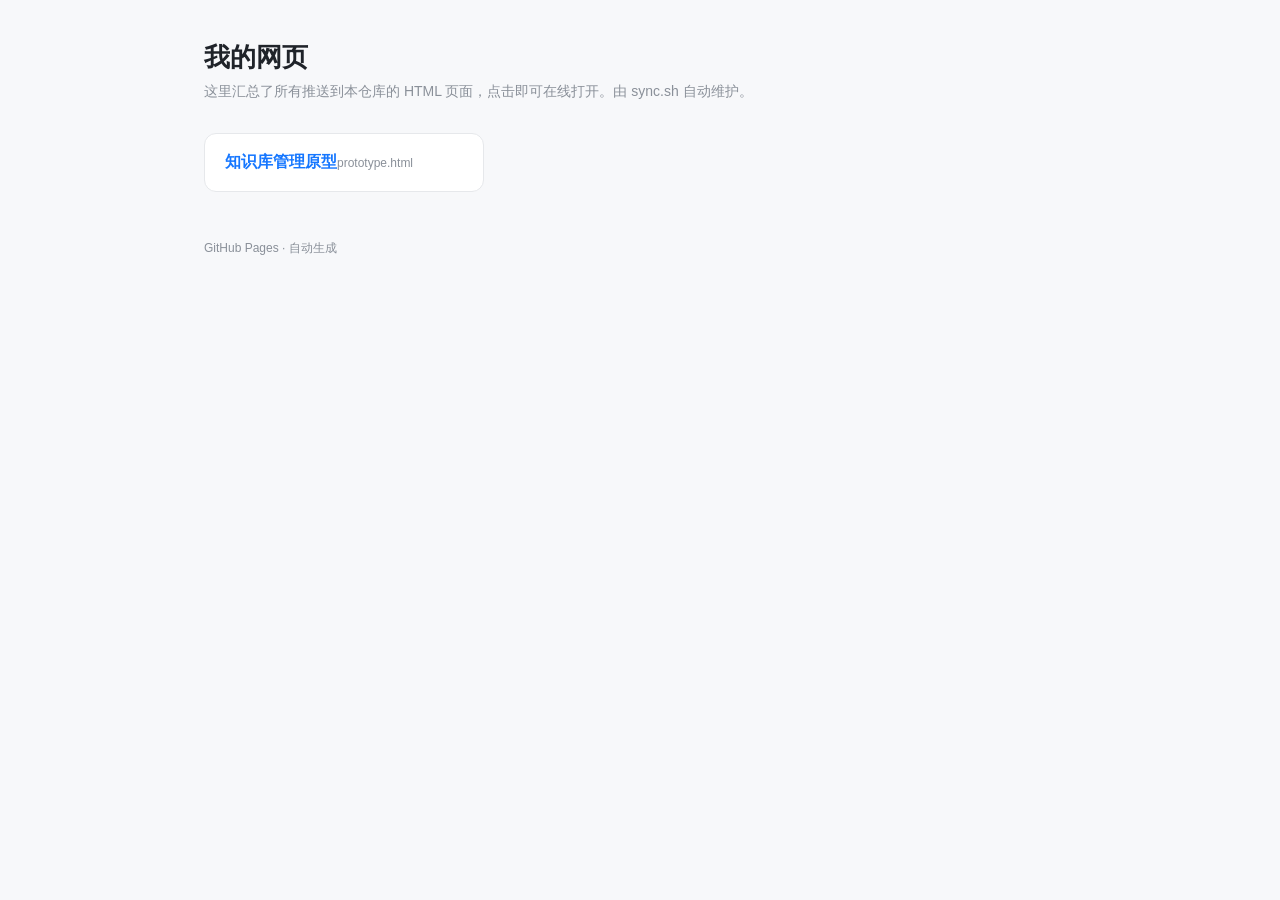
<file: index.html>
<!DOCTYPE html>
<html lang="zh-CN">
<head>
  <meta charset="UTF-8">
  <meta name="viewport" content="width=device-width, initial-scale=1.0">
  <title>我的网页 · 作品集</title>
  <style>
    :root { --blue:#1677ff; --bg:#f7f8fa; --card:#fff; --border:#e6e8eb; --muted:#8a9099; }
    * { box-sizing: border-box; }
    body { margin:0; font-family:-apple-system,"PingFang SC","Microsoft YaHei",sans-serif;
           background:var(--bg); color:#1f2329; }
    header { padding:40px 24px 16px; max-width:920px; margin:0 auto; }
    header h1 { margin:0 0 8px; font-size:26px; }
    header p { margin:0; color:var(--muted); font-size:14px; }
    main { max-width:920px; margin:0 auto; padding:16px 24px 48px; }
    ul#pages { list-style:none; padding:0; margin:0; display:grid;
               grid-template-columns:repeat(auto-fill,minmax(260px,1fr)); gap:16px; }
    ul#pages li { background:var(--card); border:1px solid var(--border); border-radius:12px;
                  padding:18px 20px; transition:.15s; }
    ul#pages li:hover { border-color:var(--blue); box-shadow:0 4px 16px rgba(22,119,255,.12); }
    ul#pages a { display:block; color:inherit; text-decoration:none; }
    ul#pages .name { font-size:16px; font-weight:600; color:var(--blue); word-break:break-all; }
    ul#pages .path { margin-top:6px; font-size:12px; color:var(--muted); word-break:break-all; }
    .empty { color:var(--muted); font-size:14px; padding:24px 0; }
    footer { max-width:920px; margin:0 auto; padding:0 24px 40px; color:var(--muted); font-size:12px; }
  </style>
</head>
<body>
  <header>
    <h1>我的网页</h1>
    <p>这里汇总了所有推送到本仓库的 HTML 页面，点击即可在线打开。由 sync.sh 自动维护。</p>
  </header>
  <main>
    <ul id="pages">
      <!--__PAGES__-->
      <li><a href="prototype.html"><span class="name">知识库管理原型</span><span class="path">prototype.html</span></a></li>
    </ul>
  </main>
  <footer>GitHub Pages · 自动生成</footer>
</body>
</html>
</file>
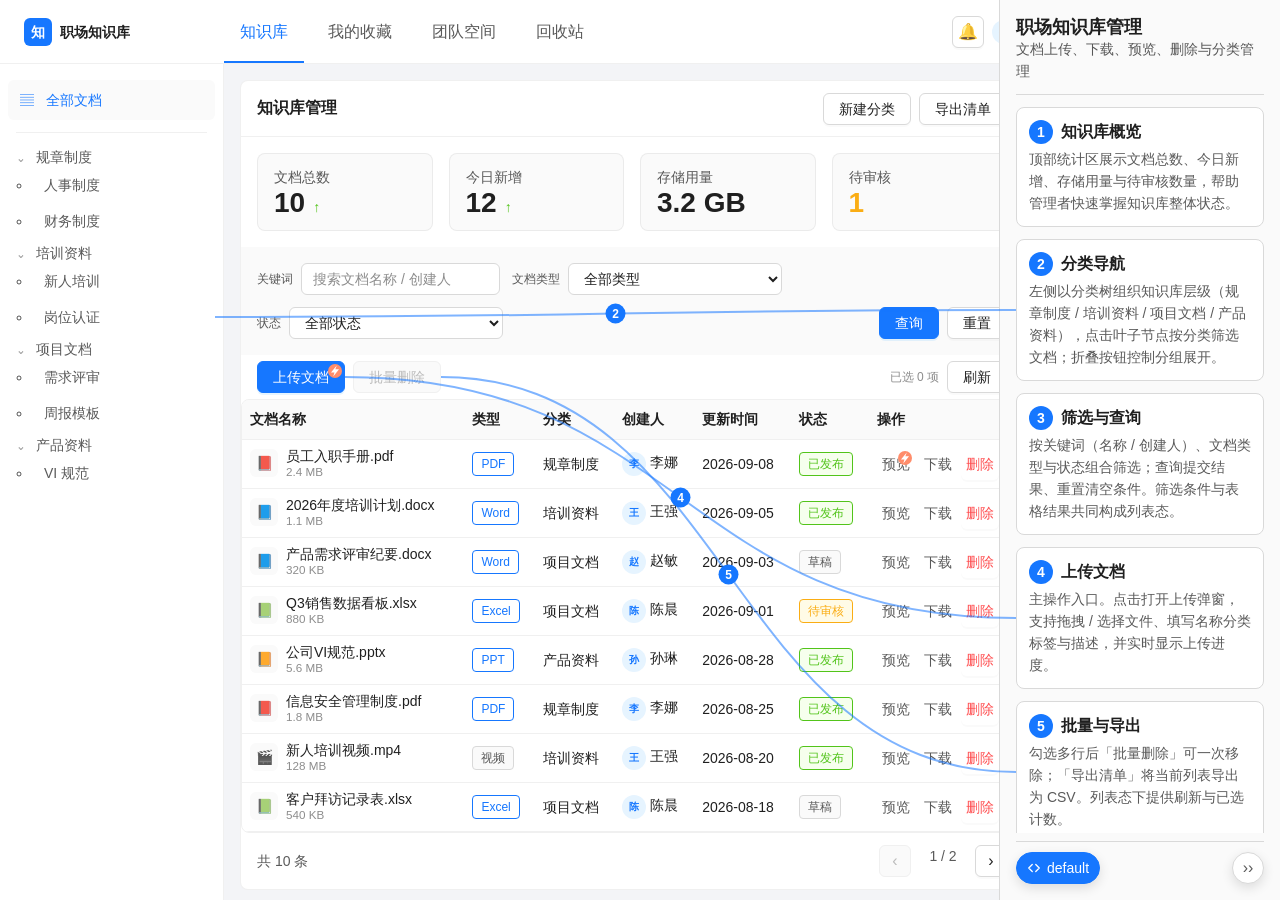
<file: prototype.html>
<!DOCTYPE html>
<html lang="zh-CN">
<head>
  <meta charset="UTF-8">
  <meta name="viewport" content="width=device-width, initial-scale=1.0">
  <title>职场知识库管理</title>
  <link rel="stylesheet" href="./prototype/prototype.css">
</head>
<body>
  <!-- 应用壳层：顶部导航 + 侧栏 + 业务内容 -->
  <div class="ui-shell ui-overlay-host" id="uiShell">

    <!-- slot: navigation.app-header -->
    <header class="ui-header" id="uiHeader">
      <div class="ui-brand" id="uiBrand">
        <span class="ui-brand-mark" aria-hidden="true">知</span>
        <span>职场知识库</span>
      </div>
      <nav class="ui-topnav" id="uiTopnav" aria-label="一级导航">
        <a href="#" aria-current="page">知识库</a>
        <a href="#">我的收藏</a>
        <a href="#">团队空间</a>
        <a href="#">回收站</a>
      </nav>
      <div class="ui-header-actions" id="uiHeaderActions">
        <button class="ui-button ui-button--icon" type="button" aria-label="消息通知">🔔</button>
        <span class="ui-avatar ui-avatar--sm" aria-label="当前用户"><span class="ui-avatar-text">我</span></span>
      </div>
    </header>

    <div class="ui-shell-body" id="uiShellBody">
      <!-- slot: navigation.sider-menu（以分类树承载知识库分类导航） -->
      <aside class="ui-sider" id="uiSider">
        <nav class="ui-menu" id="uiSiderMenu" aria-label="侧栏菜单">
          <button class="ui-menu-item is-active" type="button" aria-current="page" data-cat="all">
            <span aria-hidden="true">▤</span><span>全部文档</span>
          </button>
        </nav>
        <div class="ui-sider-divider" aria-hidden="true"></div>
        <!-- slot: navigation.tree -->
        <ul class="ui-tree" id="uiKbTree" aria-label="知识库分类">
          <li class="ui-tree-node">
            <div class="ui-tree-row">
              <button class="ui-tree-toggle" type="button" aria-label="折叠分组" aria-expanded="true" aria-controls="uiTreeGroupRule">⌄</button>
              <span>规章制度</span>
            </div>
            <ul class="ui-tree-children" id="uiTreeGroupRule">
              <li><button class="ui-tree-leaf" type="button" data-cat="规章制度">人事制度</button></li>
              <li><button class="ui-tree-leaf" type="button" data-cat="规章制度">财务制度</button></li>
            </ul>
          </li>
          <li class="ui-tree-node">
            <div class="ui-tree-row">
              <button class="ui-tree-toggle" type="button" aria-label="折叠分组" aria-expanded="true" aria-controls="uiTreeGroupTrain">⌄</button>
              <span>培训资料</span>
            </div>
            <ul class="ui-tree-children" id="uiTreeGroupTrain">
              <li><button class="ui-tree-leaf" type="button" data-cat="培训资料">新人培训</button></li>
              <li><button class="ui-tree-leaf" type="button" data-cat="培训资料">岗位认证</button></li>
            </ul>
          </li>
          <li class="ui-tree-node">
            <div class="ui-tree-row">
              <button class="ui-tree-toggle" type="button" aria-label="折叠分组" aria-expanded="true" aria-controls="uiTreeGroupProj">⌄</button>
              <span>项目文档</span>
            </div>
            <ul class="ui-tree-children" id="uiTreeGroupProj">
              <li><button class="ui-tree-leaf" type="button" data-cat="项目文档">需求评审</button></li>
              <li><button class="ui-tree-leaf" type="button" data-cat="项目文档">周报模板</button></li>
            </ul>
          </li>
          <li class="ui-tree-node">
            <div class="ui-tree-row">
              <button class="ui-tree-toggle" type="button" aria-label="折叠分组" aria-expanded="false" aria-controls="uiTreeGroupProd">⌄</button>
              <span>产品资料</span>
            </div>
            <ul class="ui-tree-children" id="uiTreeGroupProd" hidden>
              <li><button class="ui-tree-leaf" type="button" data-cat="产品资料">VI 规范</button></li>
            </ul>
          </li>
        </ul>
      </aside>

      <!-- 业务内容 -->
      <main class="ui-content" id="uiContent">
        <article class="ui-content-card" id="uiContentCard">

          <!-- slot: pattern.page-header -->
          <div class="ui-page-title" id="uiPageTitle">
            <h1>知识库管理</h1>
            <div class="ui-button-row">
              <button class="ui-button" type="button" id="uiToolbarNewCat">新建分类</button>
              <button class="ui-button" type="button" id="uiToolbarExport">导出清单</button>
            </div>
          </div>

          <!-- 知识库概览统计 -->
          <section class="ui-stats" id="uiStats" aria-label="知识库概览">
            <section class="ui-statistic"><div class="ui-statistic-title">文档总数</div><div class="ui-statistic-value-row"><output class="ui-statistic-value" id="uiStatTotal">0</output><span class="ui-statistic-trend" data-trend="up">↑</span></div></section>
            <section class="ui-statistic"><div class="ui-statistic-title">今日新增</div><div class="ui-statistic-value-row"><output class="ui-statistic-value">12</output><span class="ui-statistic-trend" data-trend="up">↑</span></div></section>
            <section class="ui-statistic"><div class="ui-statistic-title">存储用量</div><div class="ui-statistic-value-row"><output class="ui-statistic-value">3.2 GB</output></div></section>
            <section class="ui-statistic" data-status="warning"><div class="ui-statistic-title">待审核</div><div class="ui-statistic-value-row"><output class="ui-statistic-value" id="uiStatPending">0</output></div></section>
          </section>

          <!-- slot: pattern.filter-table -->
          <section id="uiListWorkspace">
            <!-- slot: data.filter-bar -->
            <section class="ui-filter" id="uiFilter" aria-label="筛选条件">
              <label class="ui-field ui-field--inline">
                <span class="ui-field-label">关键词</span>
                <input class="ui-input" id="uiFilterKeyword" type="search" placeholder="搜索文档名称 / 创建人" aria-label="关键词">
              </label>
              <label class="ui-field ui-field--inline">
                <span class="ui-field-label">文档类型</span>
                <div class="ui-select" id="uiFilterType" data-native="1">
                  <select class="ui-select-native" aria-label="文档类型">
                    <option value="all">全部类型</option>
                    <option value="PDF">PDF</option>
                    <option value="Word">Word</option>
                    <option value="Excel">Excel</option>
                    <option value="PPT">PPT</option>
                    <option value="图片">图片</option>
                    <option value="视频">视频</option>
                  </select>
                </div>
              </label>
              <label class="ui-field ui-field--inline">
                <span class="ui-field-label">状态</span>
                <div class="ui-select" id="uiFilterStatus" data-native="1">
                  <select class="ui-select-native" aria-label="状态">
                    <option value="all">全部状态</option>
                    <option value="已发布">已发布</option>
                    <option value="草稿">草稿</option>
                    <option value="待审核">待审核</option>
                  </select>
                </div>
              </label>
              <div class="ui-button-row ui-filter-actions">
                <button class="ui-button ui-button--primary" type="button" id="uiFilterSearchBtn">查询</button>
                <button class="ui-button" type="button" id="uiFilterResetBtn">重置</button>
              </div>
            </section>

            <!-- slot: data.toolbar -->
            <div class="ui-toolbar" id="uiToolbar">
              <div class="ui-toolbar-group" id="uiToolbarLeft">
                <button class="ui-button ui-button--primary" type="button" id="uiToolbarUpload" data-ui-interactive>上传文档</button>
                <button class="ui-button" type="button" id="uiToolbarBatchDelete">批量删除</button>
              </div>
              <div class="ui-toolbar-group" id="uiToolbarRight">
                <span class="ui-toolbar-hint" id="uiSelectionHint">已选 0 项</span>
                <button class="ui-button" type="button" id="uiToolbarRefresh">刷新</button>
              </div>
            </div>

            <!-- slot: data.data-table -->
            <div class="ui-table-wrap" id="uiTableWrap">
              <table class="ui-table ui-table-data" id="uiDataTable">
                <thead>
                  <tr>
                    <th class="ui-table-selection"><input type="checkbox" data-selection-all aria-label="全选当前页"></th>
                    <th>文档名称</th>
                    <th>类型</th>
                    <th>分类</th>
                    <th>创建人</th>
                    <th>更新时间</th>
                    <th>状态</th>
                    <th>操作</th>
                  </tr>
                </thead>
                <tbody id="uiTableBody"><!-- 由 prototype.js 渲染 --></tbody>
              </table>
              <div class="ui-table-state" id="uiTableEmpty" hidden>
                <div><div class="ui-empty-icon" aria-hidden="true">□</div><div>没有符合条件的文档</div></div>
              </div>
            </div>

            <!-- optional: data.pagination -->
            <div class="ui-pagination" id="uiPagination" aria-label="分页">
              <span class="ui-pagination-info" id="uiPaginationInfo">共 0 条</span>
              <div class="ui-button-row">
                <button class="ui-button ui-button--icon" type="button" id="uiPagePrev" aria-label="上一页">‹</button>
                <span class="ui-pagination-page" id="uiPageCurrent">1 / 1</span>
                <button class="ui-button ui-button--icon" type="button" id="uiPageNext" aria-label="下一页">›</button>
              </div>
            </div>
          </section>

        </article>
      </main>
    </div>
  </div>

  <!-- 上传文档 Modal（标注连线绑定内层面板 id uiUploadModalPanel） -->
  <div class="ui-overlay ui-modal-overlay" id="uiUploadModal" role="dialog" aria-modal="true" aria-labelledby="uiUploadModalTitle" aria-hidden="true" hidden>
    <div class="ui-modal" id="uiUploadModalPanel">
      <div class="ui-layer-head">
        <strong id="uiUploadModalTitle">上传文档</strong>
        <button class="ui-button ui-button--icon" id="uiUploadModalClose" type="button" aria-label="关闭">×</button>
      </div>
      <div class="ui-layer-body">
        <div class="ui-upload ui-upload--dragger" id="uiUpload">
          <div class="ui-upload-dragger" id="uiUploadDrop">
            <div class="ui-upload-drop-icon" aria-hidden="true">⤓</div>
            <div>拖拽文件到此处，或 <button class="ui-link" type="button" id="uiUploadPick">点击选择</button></div>
            <input type="file" id="uiUploadInput" multiple hidden>
          </div>
          <ul class="ui-upload-list" id="uiUploadList" role="list"></ul>
        </div>
        <div class="ui-form-grid">
          <label class="ui-field"><span class="ui-field-label">文档名称</span><input class="ui-input" id="uiUploadName" placeholder="留空则使用文件名"></label>
          <label class="ui-field"><span class="ui-field-label">分类</span>
            <div class="ui-select" id="uiUploadCat" data-native="1">
              <select class="ui-select-native" aria-label="分类">
                <option value="规章制度">规章制度</option>
                <option value="培训资料">培训资料</option>
                <option value="项目文档">项目文档</option>
                <option value="产品资料">产品资料</option>
                <option value="团队空间">团队空间</option>
              </select>
            </div>
          </label>
          <label class="ui-field ui-field--full"><span class="ui-field-label">标签</span><input class="ui-input" id="uiUploadTags" placeholder="多个标签用逗号分隔"></label>
          <label class="ui-field ui-field--full"><span class="ui-field-label">描述</span><textarea class="ui-textarea" id="uiUploadDesc" rows="3" placeholder="补充文档说明（可选）"></textarea></label>
        </div>
      </div>
      <div class="ui-layer-foot">
        <button class="ui-button" id="uiUploadModalCancel" type="button">取消</button>
        <button class="ui-button ui-button--primary" id="uiUploadModalConfirm" type="button">确认上传</button>
      </div>
    </div>
  </div>

  <!-- 文档预览 Drawer（标注连线绑定内层面板 id uiPreviewDrawerPanel） -->
  <div class="ui-overlay ui-drawer-overlay" id="uiPreviewDrawer" role="dialog" aria-modal="true" aria-labelledby="uiPreviewTitle" aria-hidden="true" hidden>
    <aside class="ui-drawer" id="uiPreviewDrawerPanel">
      <div class="ui-layer-head">
        <strong id="uiPreviewTitle">文档预览</strong>
        <button class="ui-button ui-button--icon" id="uiPreviewClose" type="button" aria-label="关闭">×</button>
      </div>
      <div class="ui-layer-body" id="uiPreviewBody">
        <div class="ui-preview-thumb" id="uiPreviewThumb" aria-hidden="true">📄</div>
        <section class="ui-descriptions" id="uiPreviewDesc">
          <dl class="ui-descriptions-data">
            <div class="ui-descriptions-item"><dt>文档名称</dt><dd id="uiPreviewName">—</dd></div>
            <div class="ui-descriptions-item"><dt>类型</dt><dd id="uiPreviewType">—</dd></div>
            <div class="ui-descriptions-item"><dt>大小</dt><dd id="uiPreviewSize">—</dd></div>
            <div class="ui-descriptions-item"><dt>分类</dt><dd id="uiPreviewCat">—</dd></div>
            <div class="ui-descriptions-item"><dt>创建人</dt><dd id="uiPreviewOwner">—</dd></div>
            <div class="ui-descriptions-item"><dt>状态</dt><dd id="uiPreviewStatus">—</dd></div>
            <div class="ui-descriptions-item ui-descriptions-item--full"><dt>更新时间</dt><dd id="uiPreviewUpdated">—</dd></div>
            <div class="ui-descriptions-item ui-descriptions-item--full"><dt>描述</dt><dd id="uiPreviewNote">—</dd></div>
          </dl>
        </section>
        <div class="ui-preview-block" id="uiPreviewContent">文档内容在线预览区（演示占位）。</div>
        <div class="ui-button-row ui-preview-actions">
          <button class="ui-button ui-button--primary" type="button" id="uiPreviewDownload">下载文档</button>
        </div>
      </div>
    </aside>
  </div>

  <!-- 全局 Toast 区 -->
  <div class="ui-toast-region" id="uiToastRegion" aria-live="polite" aria-atomic="true"></div>

  <script src="./prototype/notes.snapshot.js"></script>
  <script src="./prototype/display-mode.js"></script>
  <script src="./prototype/state.js"></script>
  <script src="./prototype/model.js"></script>
  <script src="./prototype/viewer.js"></script>
  <script src="./prototype/prototype.js"></script>
</body>
</html>
</file>
<file: prototype/prototype.css>
/* ============================================================
   职场知识库管理原型样式
   结构：基础 Token → base → 各组件样式 → 页面布局样式
   组件样式取自 admin-desktop UI 包，颜色均使用命名 token。
   ============================================================ */

/* ---- 基础 Token（foundation/tokens.css 原样） ---- */
:root {
  --ui-primary: #1677ff;
  --ui-bg-page: #f3f4f7;
  --ui-bg: #ffffff;
  --ui-bg-soft: #fafafa;
  --ui-text: rgba(0, 0, 0, 0.88);
  --ui-text-secondary: rgba(0, 0, 0, 0.65);
  --ui-text-tertiary: rgba(0, 0, 0, 0.45);
  --ui-text-disabled: rgba(0, 0, 0, 0.25);
  --ui-border: #d9d9d9;
  --ui-border-soft: #f0f0f0;
  --ui-border-subtle: rgba(0, 0, 0, 0.06);
  --ui-text-on-primary: #ffffff;
  --ui-success: #52c41a;
  --ui-warning: #faad14;
  --ui-error: #ff4d4f;
  --ui-info: var(--ui-primary);
  --ui-success-bg: #f6ffed;
  --ui-warning-bg: #fffbe6;
  --ui-error-bg: #fff2f0;
  --ui-info-bg: #e6f4ff;

  --ui-font: -apple-system, BlinkMacSystemFont, "Segoe UI", Roboto,
    "Helvetica Neue", Arial, "Noto Sans", sans-serif, "Apple Color Emoji",
    "Segoe UI Emoji", "Segoe UI Symbol", "Noto Color Emoji";
  --ui-font-size-caption: 12px;
  --ui-font-size-body: 14px;
  --ui-line-height-caption: 12px;
  --ui-line-height-body: 22px;
  --ui-font-weight-regular: 400;
  --ui-font-weight-semibold: 600;

  --ui-space-1: 4px;
  --ui-space-2: 8px;
  --ui-space-3: 12px;
  --ui-space-4: 16px;
  --ui-space-6: 24px;

  --ui-control-height: 32px;
  --ui-control-padding-inline: 11px;
  --ui-radius-control: 6px;
  --ui-radius-container: 8px;

  /* 壳层与组件尺寸 token */
  --ui-header-height: 64px;
  --ui-sider-width: 224px;
  --ui-filter-min-height: 102px;
  --ui-toolbar-min-height: 44px;
  --ui-table-header-height: 39px;
  --ui-table-cell-padding: 8px;
  --ui-table-selection-width: 48px;
  --ui-button-padding-inline: 15px;
  --ui-button-icon-size: 32px;
  --ui-button-shadow: 0 2px 0 rgba(0, 0, 0, 0.02);
  --ui-button-primary-shadow: 0 2px 0 rgba(5, 145, 255, 0.1);
  --ui-select-width: 214px;
  --ui-descriptions-columns: 2;
}

/* ---- base（foundation/base.css 原样） ---- */
* { box-sizing: border-box; }
html, body { min-height: 100%; }
body {
  margin: 0;
  color: var(--ui-text);
  background: var(--ui-bg-page);
  font: var(--ui-font-size-body)/var(--ui-line-height-body) var(--ui-font);
}
button, input, select, textarea { font: inherit; }
button { cursor: pointer; }
button:disabled { cursor: not-allowed; }

/* ---- navigation.app-header ---- */
.ui-header {
  position: sticky; top: 0; z-index: 30;
  display: flex; align-items: center; height: var(--ui-header-height);
  border-bottom: 1px solid var(--ui-border-subtle); background: var(--ui-bg);
}
.ui-brand { display: flex; align-items: center; width: var(--ui-sider-width); height: 100%; padding: 0 var(--ui-space-6); gap: var(--ui-space-2); font-weight: var(--ui-font-weight-semibold); }
.ui-brand-mark { display: grid; place-items: center; width: 28px; height: 28px; color: var(--ui-text-on-primary); border-radius: var(--ui-radius-control); background: var(--ui-primary); }
.ui-topnav { display: flex; align-items: center; height: 100%; gap: var(--ui-space-2); }
.ui-topnav a { display: flex; align-items: center; height: 100%; padding: 0 var(--ui-space-4); color: var(--ui-text-secondary); text-decoration: none; font-size: 16px; }
.ui-topnav a[aria-current="page"] { color: var(--ui-primary); box-shadow: inset 0 -2px var(--ui-primary); }
.ui-header-actions { display: flex; align-items: center; margin-left: auto; padding-right: var(--ui-space-6); gap: var(--ui-space-2); }

/* ---- navigation.sider-menu ---- */
.ui-sider { padding: var(--ui-space-4) var(--ui-space-2); border-right: 1px solid var(--ui-border-subtle); background: var(--ui-bg); }
.ui-menu { display: grid; gap: var(--ui-space-1); }
.ui-menu-item { display: flex; align-items: center; width: 100%; height: 40px; padding: 0 var(--ui-space-3); gap: var(--ui-space-3); color: var(--ui-text-secondary); text-align: left; border: 0; border-radius: var(--ui-radius-control); background: transparent; }
.ui-menu-item:hover, .ui-menu-item.is-active { color: var(--ui-primary); background: var(--ui-bg-soft); }
.ui-sider-divider { height: 1px; margin: var(--ui-space-3) var(--ui-space-2); background: var(--ui-border-subtle); }

/* ---- navigation.tree ---- */
.ui-tree { display: grid; gap: var(--ui-space-1); margin: 0; padding: 0; list-style: none; }
.ui-tree-node { color: var(--ui-text-secondary); }
.ui-tree-row { display: flex; align-items: center; min-height: 24px; gap: var(--ui-space-1); }
.ui-tree-toggle { width: 24px; height: 24px; padding: 0; color: inherit; border: 0; background: transparent; }
.ui-tree-children { display: grid; gap: var(--ui-space-1); padding-left: var(--ui-space-6); }
.ui-tree-leaf { width: 100%; height: 32px; padding: 0 var(--ui-space-3); text-align: left; color: var(--ui-text-secondary); border: 0; border-radius: var(--ui-radius-control); background: transparent; }
.ui-tree-leaf:hover, .ui-tree-leaf.is-active { color: var(--ui-primary); background: var(--ui-bg-soft); }

/* ---- application-shell 布局 ---- */
.ui-shell { min-width: 1040px; min-height: 100vh; background: var(--ui-bg-page); }
.ui-shell-body { display: grid; grid-template-columns: var(--ui-sider-width) minmax(0, 1fr); min-height: calc(100vh - var(--ui-header-height)); }
.ui-content { min-width: 0; padding: var(--ui-space-4); }
.ui-content-card { min-height: calc(100vh - var(--ui-header-height) - 2 * var(--ui-space-4)); overflow: hidden; border: 1px solid var(--ui-border-subtle); border-radius: var(--ui-radius-container); background: var(--ui-bg); }

/* ---- pattern.page-header ---- */
.ui-page-title { display: flex; align-items: center; justify-content: space-between; min-height: 56px; padding: 0 var(--ui-space-4); border-bottom: 1px solid var(--ui-border-soft); }
.ui-page-title h1 { margin: 0; font-size: 16px; line-height: 18.4px; font-weight: var(--ui-font-weight-semibold); }

/* ---- data.statistic ---- */
.ui-stats { display: grid; grid-template-columns: repeat(4, minmax(0, 1fr)); gap: var(--ui-space-4); padding: var(--ui-space-4); }
.ui-statistic { padding: var(--ui-space-3) var(--ui-space-4); border: 1px solid var(--ui-border-subtle); border-radius: var(--ui-radius-container); background: var(--ui-bg-soft); }
.ui-statistic-title { color: var(--ui-text-secondary); }
.ui-statistic-value-row { display: flex; align-items: baseline; gap: var(--ui-space-2); margin-top: var(--ui-space-1); }
.ui-statistic-value { color: var(--ui-text); font-size: 28px; font-weight: var(--ui-font-weight-semibold); }
.ui-statistic-trend[data-trend="up"] { color: var(--ui-success); }
.ui-statistic-trend[data-trend="down"] { color: var(--ui-error); }
.ui-statistic[data-status="warning"] .ui-statistic-value { color: var(--ui-warning); }
.ui-statistic[data-status="error"] .ui-statistic-value { color: var(--ui-error); }

/* ---- data.filter-bar ---- */
.ui-filter { display: flex; align-items: center; flex-wrap: wrap; min-height: var(--ui-filter-min-height); padding: var(--ui-space-4); gap: var(--ui-space-3); background: var(--ui-bg-soft); }
.ui-filter-actions { margin-left: auto; }
.ui-field { display: grid; gap: var(--ui-space-2); }
.ui-field--inline { grid-auto-flow: column; align-items: center; }
.ui-field--full { grid-column: 1 / -1; }
.ui-field-label { color: var(--ui-text-secondary); font-size: var(--ui-font-size-caption); }

/* ---- form.input / textarea / field ---- */
.ui-input, .ui-textarea { width: 100%; height: var(--ui-control-height); padding: 0 var(--ui-control-padding-inline); color: var(--ui-text); border: 1px solid var(--ui-border); border-radius: var(--ui-radius-control); background: var(--ui-bg); }
.ui-textarea { height: auto; padding: var(--ui-space-2) var(--ui-control-padding-inline); line-height: var(--ui-line-height-body); resize: vertical; }
.ui-input::placeholder, .ui-textarea::placeholder { color: var(--ui-text-tertiary); }
.ui-input:focus-visible, .ui-textarea:focus-visible { outline: 2px solid var(--ui-primary); outline-offset: 1px; }

/* ---- form.select（原生 select 近似） ---- */
.ui-select { position: relative; width: var(--ui-select-width); }
.ui-select-native { width: 100%; height: var(--ui-control-height); padding: 0 var(--ui-control-padding-inline); color: var(--ui-text); border: 1px solid var(--ui-border); border-radius: var(--ui-radius-control); background: var(--ui-bg); }
.ui-select-native:focus-visible { outline: 2px solid var(--ui-primary); outline-offset: 1px; }
.ui-select[data-native="0"] .ui-select-native { display: none; }

/* ---- form.form-grid ---- */
.ui-form-grid { display: grid; grid-template-columns: 1fr 1fr; gap: var(--ui-space-4); padding: var(--ui-space-4) 0 0; }

/* ---- data.toolbar ---- */
.ui-toolbar { display: flex; align-items: center; justify-content: space-between; flex-wrap: wrap; min-height: var(--ui-toolbar-min-height); padding-inline: var(--ui-space-4); gap: var(--ui-space-3); }
.ui-toolbar-group { display: flex; align-items: center; gap: var(--ui-space-2); }
.ui-toolbar-hint { color: var(--ui-text-tertiary); font-size: var(--ui-font-size-caption); }

/* ---- action.button ---- */
.ui-button { display: inline-flex; align-items: center; justify-content: center; min-width: var(--ui-button-icon-size); height: var(--ui-control-height); padding: 0 var(--ui-button-padding-inline); gap: var(--ui-space-2); color: var(--ui-text); border: 1px solid var(--ui-border); border-radius: var(--ui-radius-control); background: var(--ui-bg); box-shadow: var(--ui-button-shadow); }
.ui-button:hover:not(:disabled):not(.ui-button--primary):not(.ui-button--text):not(.ui-button--danger-text) { color: var(--ui-primary); border-color: var(--ui-primary); }
.ui-button:focus-visible { outline: 2px solid var(--ui-primary); outline-offset: 1px; }
.ui-button--primary { color: var(--ui-text-on-primary); border-color: var(--ui-primary); background: var(--ui-primary); box-shadow: var(--ui-button-primary-shadow); }
.ui-button--primary:hover:not(:disabled) { color: var(--ui-text-on-primary); background: #4096ff; border-color: #4096ff; }
.ui-button--text { padding-inline: var(--ui-space-2); color: var(--ui-text-secondary); border-color: transparent; background: transparent; box-shadow: none; }
.ui-button--icon { width: var(--ui-button-icon-size); padding: 0; font-size: 16px; }
.ui-button:disabled { color: var(--ui-text-disabled); border-color: var(--ui-border-soft); background: var(--ui-bg-soft); box-shadow: none; }
.ui-button-row { display: flex; flex-wrap: wrap; gap: var(--ui-space-2); }
.ui-link { padding: 0; color: var(--ui-primary); border: 0; background: transparent; text-decoration: underline; }

/* ---- data.data-table ---- */
.ui-table-wrap { overflow: auto; border: 1px solid var(--ui-border-soft); border-radius: var(--ui-radius-container); }
.ui-table { width: 100%; min-width: 680px; border-collapse: collapse; }
.ui-table th, .ui-table td { height: var(--ui-table-header-height); padding: var(--ui-table-cell-padding); text-align: left; border-bottom: 1px solid var(--ui-border-soft); }
.ui-table th { font-weight: var(--ui-font-weight-semibold); background: var(--ui-bg-soft); }
.ui-table-selection { display: none; width: var(--ui-table-selection-width); text-align: center !important; }
.ui-table-wrap.has-selection .ui-table-selection { display: table-cell; }
.ui-table input[type="checkbox"] { accent-color: var(--ui-primary); }
.ui-table tbody tr:has(input[type="checkbox"]:checked) { background: var(--ui-info-bg); }
.ui-table tbody tr:hover { background: var(--ui-bg-soft); }
.ui-table-state { display: grid; place-items: center; min-height: 160px; color: var(--ui-text-tertiary); text-align: center; }
.ui-table-state[hidden], .ui-table-data[hidden] { display: none; }
.ui-empty-icon { font-size: 32px; color: var(--ui-text-disabled); }
.ui-doc-name { display: flex; align-items: center; gap: var(--ui-space-2); }
.ui-doc-icon { display: grid; place-items: center; width: 28px; height: 28px; border-radius: var(--ui-radius-control); background: var(--ui-bg-soft); }
.ui-doc-meta { display: grid; line-height: 1.2; }
.ui-doc-meta small { color: var(--ui-text-tertiary); }
.ui-row-actions { display: flex; gap: var(--ui-space-1); align-items: center; }
.ui-row-actions .ui-button--text { padding-inline: var(--ui-space-1); }
.ui-row-actions .ui-button--danger-text { color: var(--ui-error); padding-inline: var(--ui-space-1); border-color: transparent; background: transparent; }

/* ---- data.pagination ---- */
.ui-pagination { display: flex; align-items: center; justify-content: space-between; padding: var(--ui-space-3) var(--ui-space-4); gap: var(--ui-space-2); }
.ui-pagination-info { color: var(--ui-text-secondary); }
.ui-pagination-page { min-width: 48px; text-align: center; color: var(--ui-text-secondary); }

/* ---- data.tag ---- */
.ui-tag { display: inline-flex; align-items: center; min-height: 24px; padding: 0 var(--ui-space-2); color: var(--ui-text-secondary); border: 1px solid var(--ui-border); border-radius: var(--ui-space-1); background: var(--ui-bg-soft); font-size: var(--ui-font-size-caption); }
.ui-tag--primary { color: var(--ui-primary); border-color: var(--ui-primary); background: var(--ui-bg); }
.ui-tag--success { color: var(--ui-success); border-color: var(--ui-success); background: var(--ui-success-bg); }
.ui-tag--warning { color: var(--ui-warning); border-color: var(--ui-warning); background: var(--ui-warning-bg); }

/* ---- data.avatar ---- */
.ui-avatar { display: inline-flex; align-items: center; justify-content: center; width: 32px; height: 32px; overflow: hidden; border-radius: 50%; background: var(--ui-info-bg); color: var(--ui-primary); font-size: var(--ui-font-size-caption); font-weight: var(--ui-font-weight-semibold); line-height: 1; vertical-align: middle; }
.ui-avatar--sm { width: 24px; height: 24px; font-size: 10px; }
.ui-avatar--lg { width: 40px; height: 40px; font-size: var(--ui-font-size-body); }
.ui-avatar--square { border-radius: var(--ui-radius-control); }
.ui-avatar img { display: block; width: 100%; height: 100%; object-fit: cover; }
.ui-avatar-text { line-height: 1; }

/* ---- feedback._overlay-core ---- */
.ui-preview, .ui-overlay-host { position: relative; }
.ui-overlay { position: absolute; top: 0; right: 0; left: 0; bottom: 0; z-index: 80; display: none; background: rgba(0, 0, 0, 0.45); }
.ui-overlay.is-open { display: flex; }
.ui-layer-head, .ui-layer-foot { display: flex; align-items: center; min-height: 56px; padding: 0 var(--ui-space-4); gap: var(--ui-space-2); }
.ui-layer-head { border-bottom: 1px solid var(--ui-border-soft); }
.ui-layer-head strong { font-size: 16px; }
.ui-layer-head .ui-button { margin-left: auto; }
.ui-layer-body { padding: var(--ui-space-6); }
.ui-layer-foot { justify-content: flex-end; border-top: 1px solid var(--ui-border-soft); background: var(--ui-bg-soft); }

/* ---- feedback.modal ---- */
.ui-modal-overlay { align-items: center; justify-content: center; padding: var(--ui-space-6); }
.ui-modal { width: min(560px, 100%); overflow: hidden; border-radius: var(--ui-radius-container); background: var(--ui-bg); }

/* ---- feedback.drawer ---- */
.ui-drawer-overlay { justify-content: flex-end; }
.ui-drawer { width: min(440px, 92vw); height: 100%; overflow: auto; background: var(--ui-bg); }

/* ---- feedback.popconfirm ---- */
.ui-popconfirm { position: relative; display: inline-block; }
.ui-popconfirm-panel { position: absolute; z-index: 45; top: calc(100% + var(--ui-space-1)); left: 0; width: max-content; max-width: 280px; padding: var(--ui-space-3); border: 1px solid var(--ui-border); border-radius: var(--ui-radius-container); background: var(--ui-bg); box-shadow: 0 8px 24px var(--ui-border-subtle); }
.ui-popconfirm-panel p { margin: 0 0 var(--ui-space-3); color: var(--ui-text-secondary); }
.ui-popconfirm-actions { display: flex; justify-content: flex-end; gap: var(--ui-space-2); }
.ui-popconfirm.is-danger .ui-popconfirm-confirm { border-color: var(--ui-error); background: var(--ui-error); color: var(--ui-text-on-primary); }

/* ---- feedback.toast ---- */
.ui-toast-region { position: fixed; top: var(--ui-space-6); left: 50%; z-index: 120; display: grid; transform: translateX(-50%); gap: var(--ui-space-2); pointer-events: none; }
.ui-toast { min-width: 260px; padding: var(--ui-space-3) var(--ui-space-4); color: var(--ui-text); border: 1px solid var(--ui-border); border-radius: var(--ui-radius-control); background: var(--ui-bg); box-shadow: 0 8px 24px var(--ui-border-subtle); }
.ui-toast--success { border-color: var(--ui-success); }
.ui-toast--error { border-color: var(--ui-error); }

/* ---- form.upload ---- */
.ui-upload { display: grid; gap: var(--ui-space-2); }
.ui-upload-dragger { display: flex; flex-direction: column; align-items: center; justify-content: center; min-height: 120px; padding: var(--ui-space-4); color: var(--ui-text-secondary); text-align: center; border: 1px dashed var(--ui-border); border-radius: var(--ui-radius-container); background: var(--ui-bg-soft); }
.ui-upload-drop-icon { font-size: 28px; color: var(--ui-primary); }
.ui-upload-list { display: grid; gap: var(--ui-space-2); margin: 0; padding: 0; list-style: none; }
.ui-upload-list-item { display: grid; gap: var(--ui-space-1); padding: var(--ui-space-2); border: 1px solid var(--ui-border); border-radius: var(--ui-radius-control); background: var(--ui-bg); }
.ui-upload-list-item-name { overflow: hidden; color: var(--ui-text); text-overflow: ellipsis; white-space: nowrap; }
.ui-upload-list-item.is-error { border-color: var(--ui-error); background: var(--ui-error-bg); }
.ui-upload-list-item-status { color: var(--ui-error); font-size: var(--ui-font-size-caption); }

/* ---- data.descriptions（预览详情） ---- */
.ui-descriptions-data { display: grid; grid-template-columns: repeat(var(--ui-descriptions-columns), minmax(0, 1fr)); margin: 0; border-top: 1px solid var(--ui-border-soft); border-left: 1px solid var(--ui-border-soft); }
.ui-descriptions-item { display: grid; grid-template-columns: 108px minmax(0, 1fr); margin: 0; border-right: 1px solid var(--ui-border-soft); border-bottom: 1px solid var(--ui-border-soft); }
.ui-descriptions-item--full { grid-column: 1 / -1; }
.ui-descriptions-item dt { padding: var(--ui-space-3); color: var(--ui-text-secondary); background: var(--ui-bg-soft); }
.ui-descriptions-item dd { margin: 0; padding: var(--ui-space-3); color: var(--ui-text); }

/* ---- 预览抽屉内展示 ---- */
.ui-preview-thumb { display: grid; place-items: center; height: 160px; margin-bottom: var(--ui-space-4); font-size: 64px; border-radius: var(--ui-radius-container); background: var(--ui-bg-soft); }
.ui-preview-block { margin: var(--ui-space-4) 0; padding: var(--ui-space-4); min-height: 120px; color: var(--ui-text-secondary); border: 1px dashed var(--ui-border); border-radius: var(--ui-radius-container); background: var(--ui-bg-soft); }
.ui-preview-actions { justify-content: flex-end; }

/* ---- ponytail: 仅实现静态/原型近似交互，未采集 focus/active/hover 的真实计算样式，取得状态证据后替换。 ---- */
</file>
